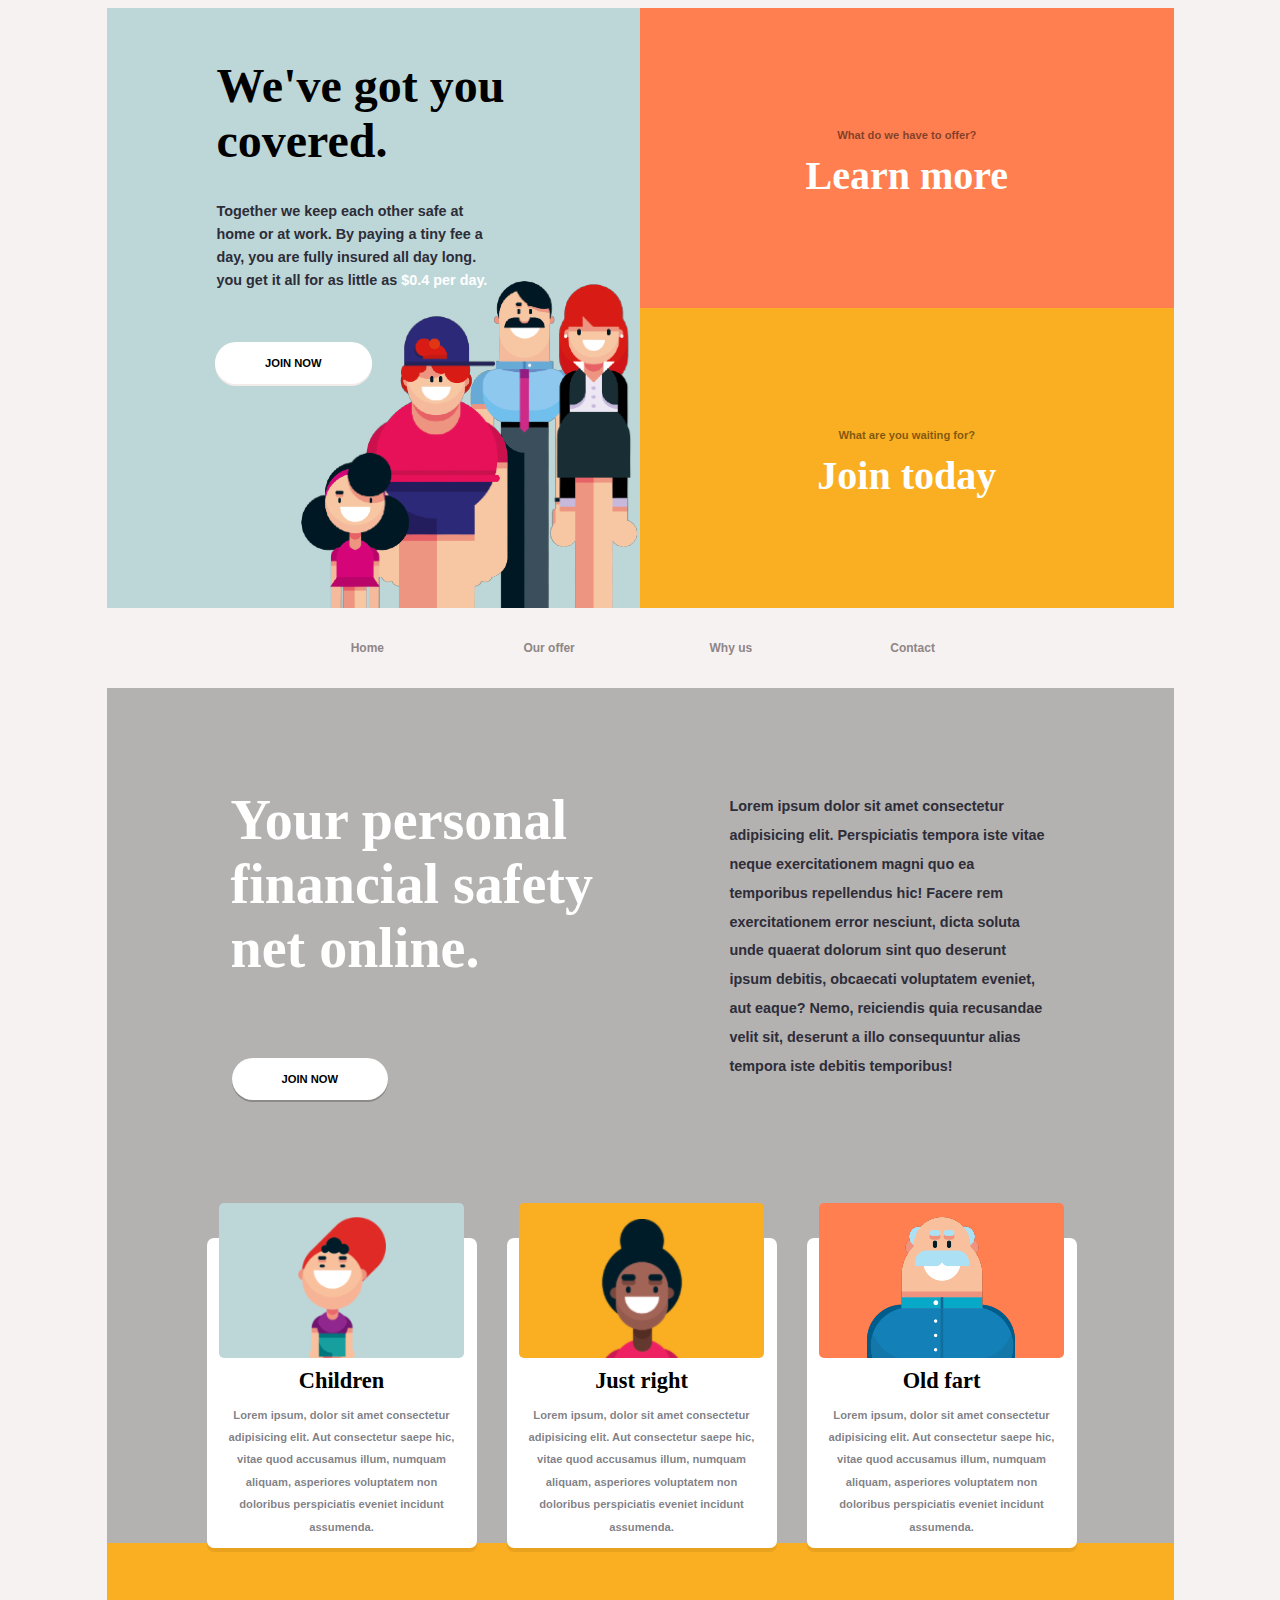
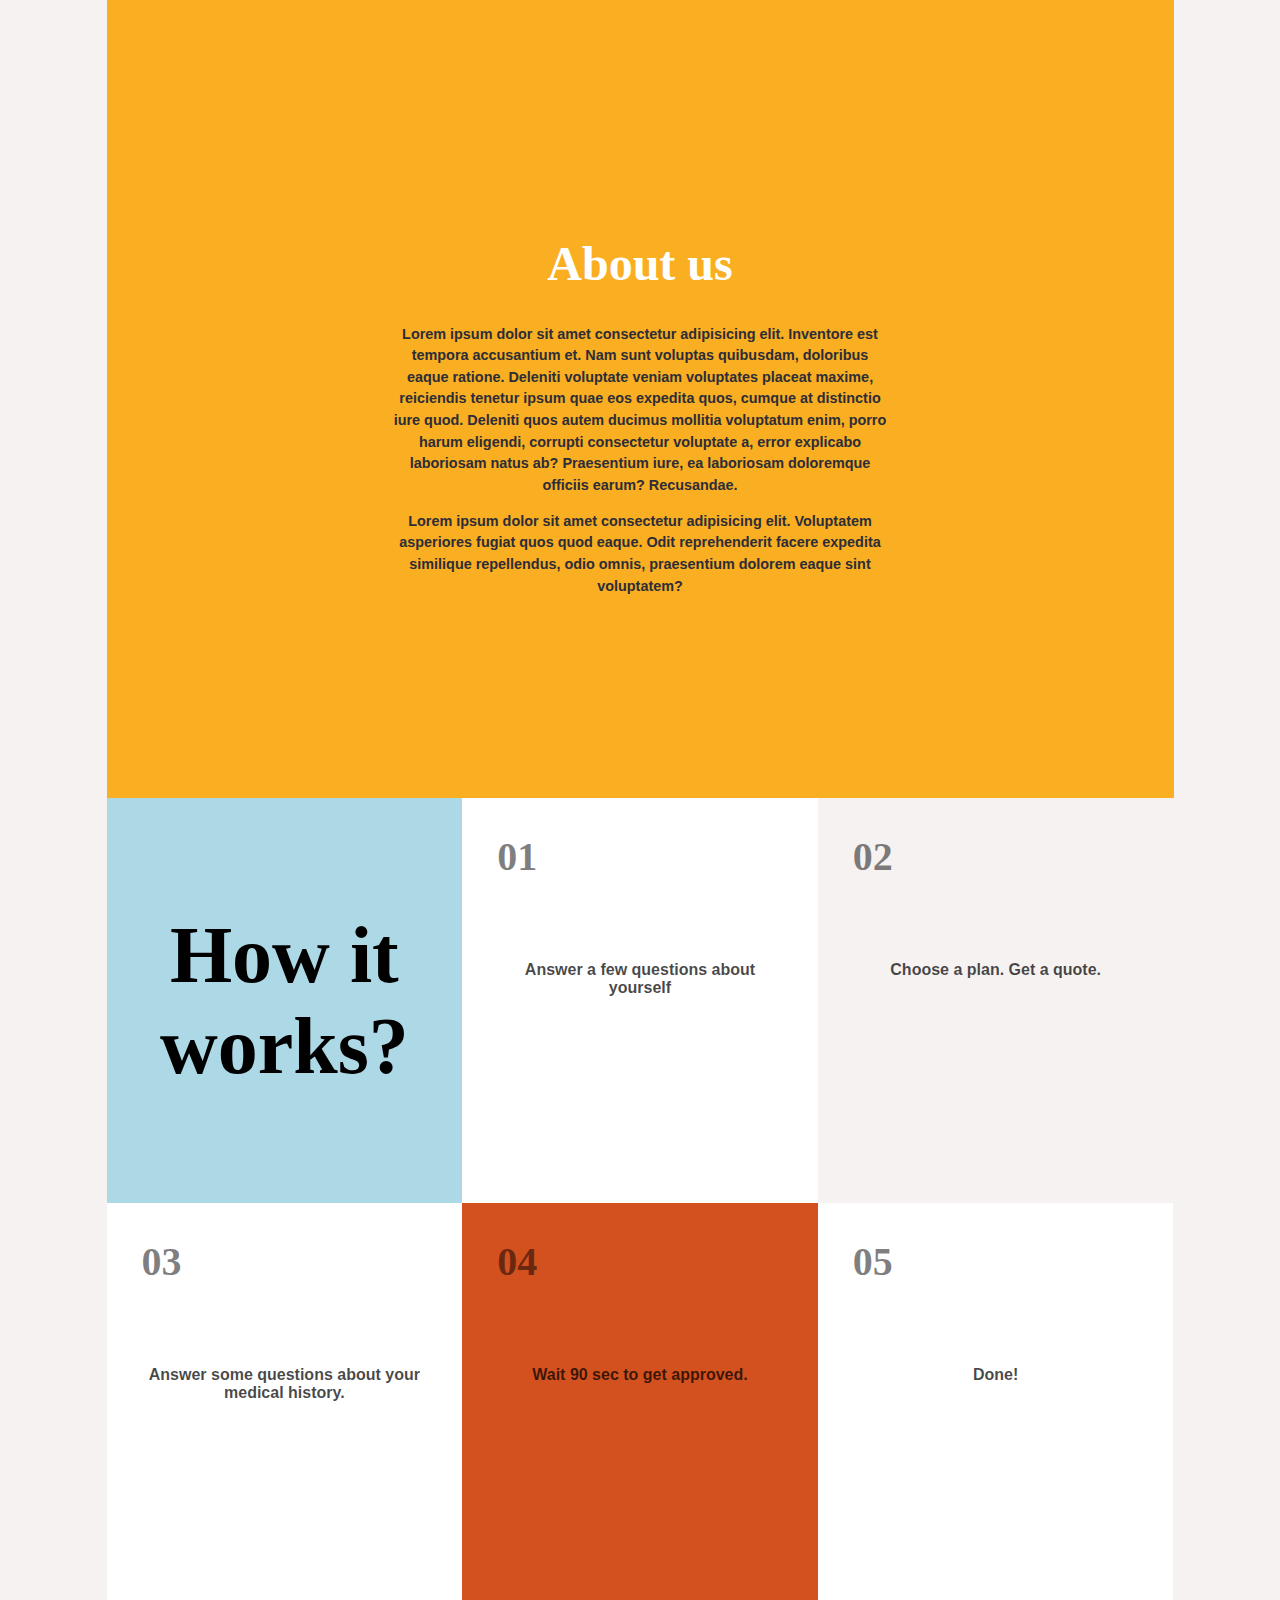
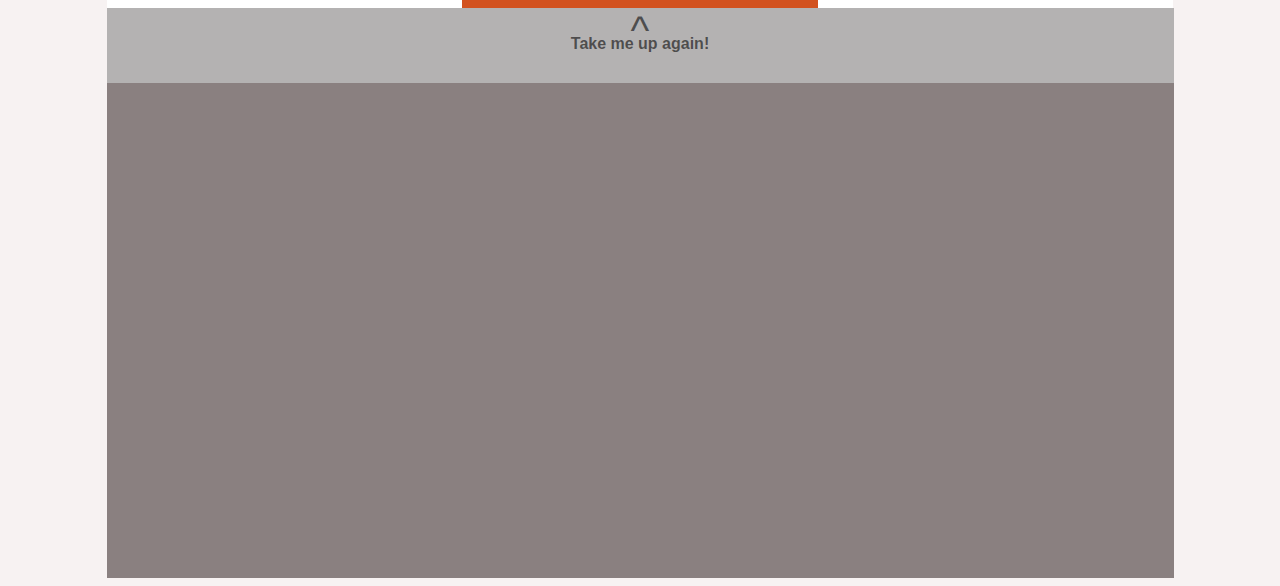
<file: index.html>
<!DOCTYPE html>
<html lang="en">
<head>
    <meta charset="UTF-8">
    <meta name="viewport" content="width=device-width, initial-scale=1.0">
    <title>Insurance project</title>
    <link rel="stylesheet" href="css/style.css">
</head>
<body>
    <a name="top"></a>
    <div class="wrapper">
        
        <header class="top-container">
            <div class="family-box">
                <h1>We've got you covered.</h1>
                <p style="display: inline;">Together we keep each other safe at
                home or at work. By paying a tiny fee
                a day, you are fully insured all day 
                long. you get it all for as little 
                as <span style="display:inline; color: white;">$0.4 per day.</span>
                </p>
                <a href="#" class="button">JOIN NOW</a>
                
            </div>
            <div class="side-box-a">
                <a href="#">
                <p class="side-text">What do we have to offer?</p>
                <h2>Learn more</h2>
                </a>
            </div>
            <div class="side-box-b">
            <a href="#">
                <p class="side-text">What are you waiting for?</p>
                <h2>Join today</h2>
            </a>
            </div>
        </header>
        
       <nav class="nav">
            <ul>
                <li><a href="#">Home</a></li>
                <li><a href="#">Our offer</a></li>
                <li><a href="#">Why us</a></li>                    
                <li><a href="contact.html">Contact</a></li>
            </ul>
        </nav>

        
            <main class="main">
                <div class="top-main">
                    <div class="safety">
                        <h1>Your personal financial safety net online.</h1>
                        <p>Lorem ipsum dolor sit amet consectetur 
                            adipisicing elit. Perspiciatis tempora 
                            iste vitae neque exercitationem magni 
                            quo ea temporibus repellendus hic! Facere 
                            rem exercitationem error nesciunt, dicta 
                            soluta unde quaerat dolorum sint quo 
                            deserunt ipsum debitis, obcaecati voluptatem 
                            eveniet, aut eaque? Nemo, reiciendis quia 
                            recusandae velit sit, deserunt a illo 
                            consequuntur alias tempora iste debitis 
                            temporibus!</p>
                    </div>
                    
                    <a href="#" class="button2">JOIN NOW</a>
                    
                </div>
                <div class="info-box-left">
                    <div class="child"></div>
                    <div>
                        <h4>Children</h4>
                        <p>Lorem ipsum, dolor sit amet consectetur 
                        adipisicing elit. Aut consectetur saepe 
                        hic, vitae quod accusamus illum, numquam 
                        aliquam, asperiores voluptatem non doloribus 
                        perspiciatis eveniet incidunt assumenda. 
                        </p>
                    </div>
                </div>
                <div class="info-box-center">
                    <div class="adult"></div>
                    <div>
                        <h4>Just right</h4>
                        <p>Lorem ipsum, dolor sit amet consectetur 
                        adipisicing elit. Aut consectetur saepe 
                        hic, vitae quod accusamus illum, numquam 
                        aliquam, asperiores voluptatem non doloribus 
                        perspiciatis eveniet incidunt assumenda. </p>
                    </div>
                </div>
                <div class="info-box-right">
                    <div class="old-fart"></div>
                    <div>
                        <h4>Old fart</h4>
                        <p>Lorem ipsum, dolor sit amet consectetur 
                        adipisicing elit. Aut consectetur saepe 
                        hic, vitae quod accusamus illum, numquam 
                        aliquam, asperiores voluptatem non doloribus 
                        perspiciatis eveniet incidunt assumenda. 
                        </p>
                    </div>  
                </div>
                <div class="bottom-main">
                    <article class="about-us">
                        <h1>About us</h1>
                        <p>Lorem ipsum dolor sit amet consectetur 
                            adipisicing elit. Inventore est tempora 
                            accusantium et. Nam sunt voluptas quibusdam, 
                            doloribus eaque ratione. Deleniti voluptate 
                            veniam voluptates placeat maxime, reiciendis 
                            tenetur ipsum quae eos expedita quos, cumque 
                            at distinctio iure quod. Deleniti quos autem 
                            ducimus mollitia voluptatum enim, porro harum 
                            eligendi, corrupti consectetur voluptate a, 
                            error explicabo laboriosam natus ab? 
                            Praesentium iure, ea laboriosam doloremque 
                            officiis earum? Recusandae.</p>
                        <p>Lorem ipsum dolor sit amet consectetur adipisicing 
                            elit. Voluptatem asperiores fugiat quos quod eaque. 
                            Odit reprehenderit facere expedita similique 
                            repellendus, odio omnis, praesentium dolorem 
                            eaque sint voluptatem?</p>
                    </article>
                </div>
                
            </main>
        

        <section>
            <div class="guide-boxes">
                <div class="box box1">
                    <h1>How it works?</h1>
                </div>
                <div class="box box2">
                    <div class="number">01</div>
                    <p>Answer a few questions about yourself</p>
                </div>
                <div class="box box3">
                    <div class="number">02</div>
                    <p>Choose a plan. Get a quote.</p>
                </div>
                <div class="box box4">
                    <div class="number">03</div>
                    <p>Answer some questions about your medical history.</p>
                </div>
                <div class="box box5">
                    <div class="number">04</div>
                    <p>Wait 90 sec to get approved.</p>
                </div>
                <div class="box box6">
                    <div class="number">05</div>
                    <p>Done!</p>
                </div>
            </div>
        </section>
            
        <nav class="nav-footer">
            <ul>
                <li><a href="#top"> <p>^</p>Take me up again!</a></li>                    
            </ul>
        </nav>
        <div class="bottom-box"></div>
        
        
    </div>
    
</body>
</html>
</file>
<file: css/style.css>
html {
    box-sizing: border-box;
    font-family: Arial, Helvetica, sans-serif;
}

body {
    background: rgb(247, 242, 242);
    
}

.wrapper {
    display: grid;
    min-width: 1067px;
    max-width: 1067px;
    margin: auto;
    padding: 0;
    grid-template-columns: 1fr;
    grid-template-rows: 600px 80px auto 90vh auto 55vh;
    grid-template-areas: 
    "top"
    "nav"
    "main"
    "boxes"
    "up-nav"
    "footer";
}

.top-container {
    grid-area: top;
    display: grid;
    grid-template-columns: 50% 50%;
    grid-template-rows: 50% 50%;
    grid-template-areas: 
    "family side-box-a"
    "family side-box-b";
    text-align: center;
    
}

.family-box {
    grid-area: family;
    min-height: 500px;
    display: flex;
    flex-direction: column;
    justify-content: start;
    background-color: rgb(189, 215, 216);
    text-align: left;
    align-items: flex-start;
    background-image: url(../img/family.png);
    background-position: right bottom;
    background-repeat: no-repeat;
    
}

.family-box h1 {
    
    font-family: 'Times New Roman', Times, serif;
    font-size: 3rem;
    font-weight: bolder;
    padding-left: 110px;
    max-width: 300px;
    display: grid;
    margin-top: 50px;
}

.family-box p {
    font-size: 0.9rem;
    font-weight: bolder;
    margin: 0;
    padding-left: 110px;
    color: rgb(45, 45, 56);
    max-width: 275px;
    display: grid;
    line-height: 1.6;
}

.button {
    display: flex;
    font-weight: bolder;
    font-size: 0.7rem;
    text-decoration: none;
    color: black;
    background-color: white;
    padding: 15px 50px 15px 50px;
    border-radius: 25px;
    align-self: center;
    position: relative;
    right: 80px;
    top: 50px;
    box-shadow: 0 2px 0 rgb(243, 234, 234);
}

.button:hover {
    transform: scale(1.1);
}

.side-box-a {
    grid-area: side-box-a;
    background-color: coral;
    display: grid;
    align-items: center;
}

.side-box-a a:hover {
    transform: scale(1.1);
}

.side-box-a a {
    text-decoration: none;
    font-weight: bolder;
    font-size: 0.7rem;
    color: rgba(0, 0, 0, 0.507);
    margin: 0;
    padding: 0;
}


.side-box-a h2 {
    color: white;
    font-family: 'Times New Roman', Times, serif;
    font-size: 2.5rem;
    padding: 0;
    margin:0;
}

.side-box-b {
    grid-area: side-box-b;
    background-color:rgb(250, 174, 33);
    display: grid;
    align-items: center;
    
}

.side-box-b a {
    font-weight: bolder;
    text-decoration: none;
    color: rgba(0, 0, 0, 0.507);
    font-size: 0.7rem;
    margin: 0;
    padding: 0;
}

.side-box-b a:hover {
    transform: scale(1.1);
}

.side-box-b h2 {
    color: white;
    font-family: 'Times New Roman', Times, serif;
    font-size: 2.5rem;
    padding: 0;
    margin:0;
}

.nav {
    grid-area: nav;
}

.nav ul {
    display: grid;
    padding: 5px 170px 5px 170px;
    list-style: none;
    grid-template-columns: repeat(4, 1fr);
    
}

.nav a {
    background: rgb(247, 242, 242);
    display: block;
    text-decoration: none;
    padding: 1em;
    text-align: center;
    font-weight: bold;
    font-size: 0.75rem;
    color: rgb(143, 134, 134);
}

.nav a:hover {
    color: black;
}

.main {
    grid-area: main;
    display: grid;
    grid-template-rows: 95vh 95vh;
    position: relative;
}

.main .top-main {
    background-color: rgb(180, 177, 177);
}

.safety {
    display: flex;
    flex-direction: row;
    margin: 0;
    justify-content: space-evenly;
    
}

.safety h1 {
    font-family: 'Times New Roman', Times, serif;
    font-size: 3.5rem;
    color: white;
    max-width: 375px;
    padding-top: 90px;
    margin-bottom: 0;
    margin-top: 10px;
}

.safety p {
    font-size: 0.9rem;
    font-weight: 700;
    color: rgb(45, 45, 56);
    max-width: 320px;
    line-height: 2;
    padding-top: 90px;
    margin-bottom: 0;
}

.button2 {
    display: flex;
    font-weight: bolder;
    font-size: 0.7rem;
    text-decoration: none;
    color: black;
    background-color: white;
    border-radius: 25px;
    position:absolute;
    padding: 15px 50px 15px 50px;
    left: 125px;
    top: 370px;
    box-shadow: 0 2px 0 rgba(131, 126, 126, 0.774);
}
.button2:hover {
    transform: scale(1.1);
}

.main .bottom-main {
    background-color:rgb(250, 174, 33);
    display: flex;
    justify-content: center;
    align-items: center;
    text-align: center;
}

.about-us h1 {
    font-family: 'Times New Roman', Times, serif;
    font-size: 3rem;
    color: white;
    padding-top: 75px;
}

.about-us p {
    font-size: 0.9rem;
    font-weight: 600;
    color: rgb(45, 45, 56);
    max-width: 500px;
    line-height: 1.5;
    
}

.info-box-left {
    position: absolute;
    width: 270px;
    height: 310px;
    background-color: white;
    top: 550px;
    left: 100px;
    border-radius: 7px;
    display: grid;
    align-items: end;
    text-align: center;
    box-shadow: 0 4px 0 rgba(0, 0, 0, 0.068);
}

.info-box-left:hover {
    transform: scale(1.1);
}

.child {
    position: absolute;
    left: 12.5px;
    bottom: 190px;
    width: 245px;
    height: 155px;
    background-color: rgb(189, 215, 216);
    border-radius: 5px;
    background-image: url(../img/child.png);
    background-repeat: no-repeat;
    background-position: center bottom;
}

.info-box-left h4 {
    font-family: 'Times New Roman', Times, serif;
    font-size: 1.4rem;
    margin: 0;
}

.info-box-left p {
    font-weight: 700;
    font-size: 0.7rem;
    color: rgba(45, 45, 56, 0.61);
    line-height: 2;
    max-width: 85%;
    margin: auto;
    padding: 10px;
}

.info-box-center {
    position: absolute;
    width: 270px;
    height: 310px;
    background-color: white;
    top: 550px;
    left: 400px;
    border-radius: 7px;
    display: grid;
    align-items: end;
    text-align: center;
    box-shadow: 0 4px 0 rgba(0, 0, 0, 0.068);
}

.info-box-center:hover {
    transform: scale(1.1);
}

.adult {
    position: absolute;
    left: 12.5px;
    bottom: 190px;
    width: 245px;
    height: 155px;
    background-color:rgb(250, 174, 33);
    border-radius: 5px;
    background-image: url(../img/adult.png);
    background-repeat: no-repeat;
    background-position: center bottom;
}

.info-box-center h4 {
    font-family: 'Times New Roman', Times, serif;
    font-size: 1.4rem;
    margin: 0;
}

.info-box-center p {
    font-weight: 700;
    font-size: 0.7rem;
    color: rgba(45, 45, 56, 0.61);
    line-height: 2;
    max-width: 85%;
    margin: auto;
    padding: 10px;
}

.info-box-right {
    position: absolute;
    width: 270px;
    height: 310px;
    background-color: white;
    top: 550px;
    left: 700px;
    border-radius: 7px;
    display: grid;
    align-items: end;
    text-align: center; 
    box-shadow: 0 4px 0 rgba(0, 0, 0, 0.068);
}

.info-box-right:hover {
    transform: scale(1.1);
}

.old-fart {
    position: absolute;
    left: 12.5px;
    bottom: 190px;
    width: 245px;
    height: 155px;
    background-color: coral;
    border-radius: 5px;
    background-image: url(../img/old.png);
    background-repeat: no-repeat;
    background-position: center bottom;
}

.info-box-right h4 {
    font-family: 'Times New Roman', Times, serif;
    font-size: 1.4rem;
    margin: 0;
}

.info-box-right p {
    font-weight: 700;
    font-size: 0.7rem;
    color: rgba(45, 45, 56, 0.61);
    line-height: 2;
    max-width: 85%;
    margin: auto;
    padding: 10px;
}

.guide-boxes {
    grid-area: boxes;
    display: grid;
    grid-template-columns: repeat(3, 1fr);
    grid-template-rows: 45vh 45vh;
}

.guide-boxes div .number{
    display: grid;
    text-align: start;
    padding: 35px;
    font-size: 2.5rem;
    font-weight: 700;
    color: rgba(0, 0, 0, 0.5);
    font-family: 'Times New Roman', Times, serif;
}

.box p {
    display: grid;
    text-align: center;
    padding: 30px;
    font-weight: 700;
    color: rgba(0, 0, 0, 0.719);
}

.box1 {
    background-color: lightblue;
    display: grid;
    font-family: 'Times New Roman', Times, serif;
    font-size: 2.5rem;
    text-align: center;
    align-items: center;
    margin: 0;
}

.box2 {
    background-color: white;
    
}

.box3 {
    background-color: rgb(247, 242, 242);
}

.box4 {
    background-color:white;
}

.box5 {
    background-color: rgb(210, 81, 30);
}

.box6 {
    background-color: white;
}

.nav-footer {
    grid-area: up-nav;
    background-color: rgb(180, 178, 178);
    line-height: 0.9em;
    padding: 15px;
}

.nav-footer ul {
    
    display: grid;
    list-style: none;
    grid-template-columns: 1fr;
    margin-top: 0;
    padding: 0;
}

.nav-footer a {
    
    display: block;
    text-decoration: none;
    padding: 0;
    text-align: center;
    font-weight: bolder;
    color: rgba(0, 0, 0, 0.582);
    margin: 0;
    
}

.nav-footer a:hover {
    color: black;
}

.nav-footer p {
    padding: 0;
    margin: 0;
    font-size: 2.5rem;
    font-weight: lighter;
}

.bottom-box {
    grid-area: footer;
    display: grid;
    grid-template-rows: 55vh;
    background-color: rgb(138, 128, 128);
}
</file>
